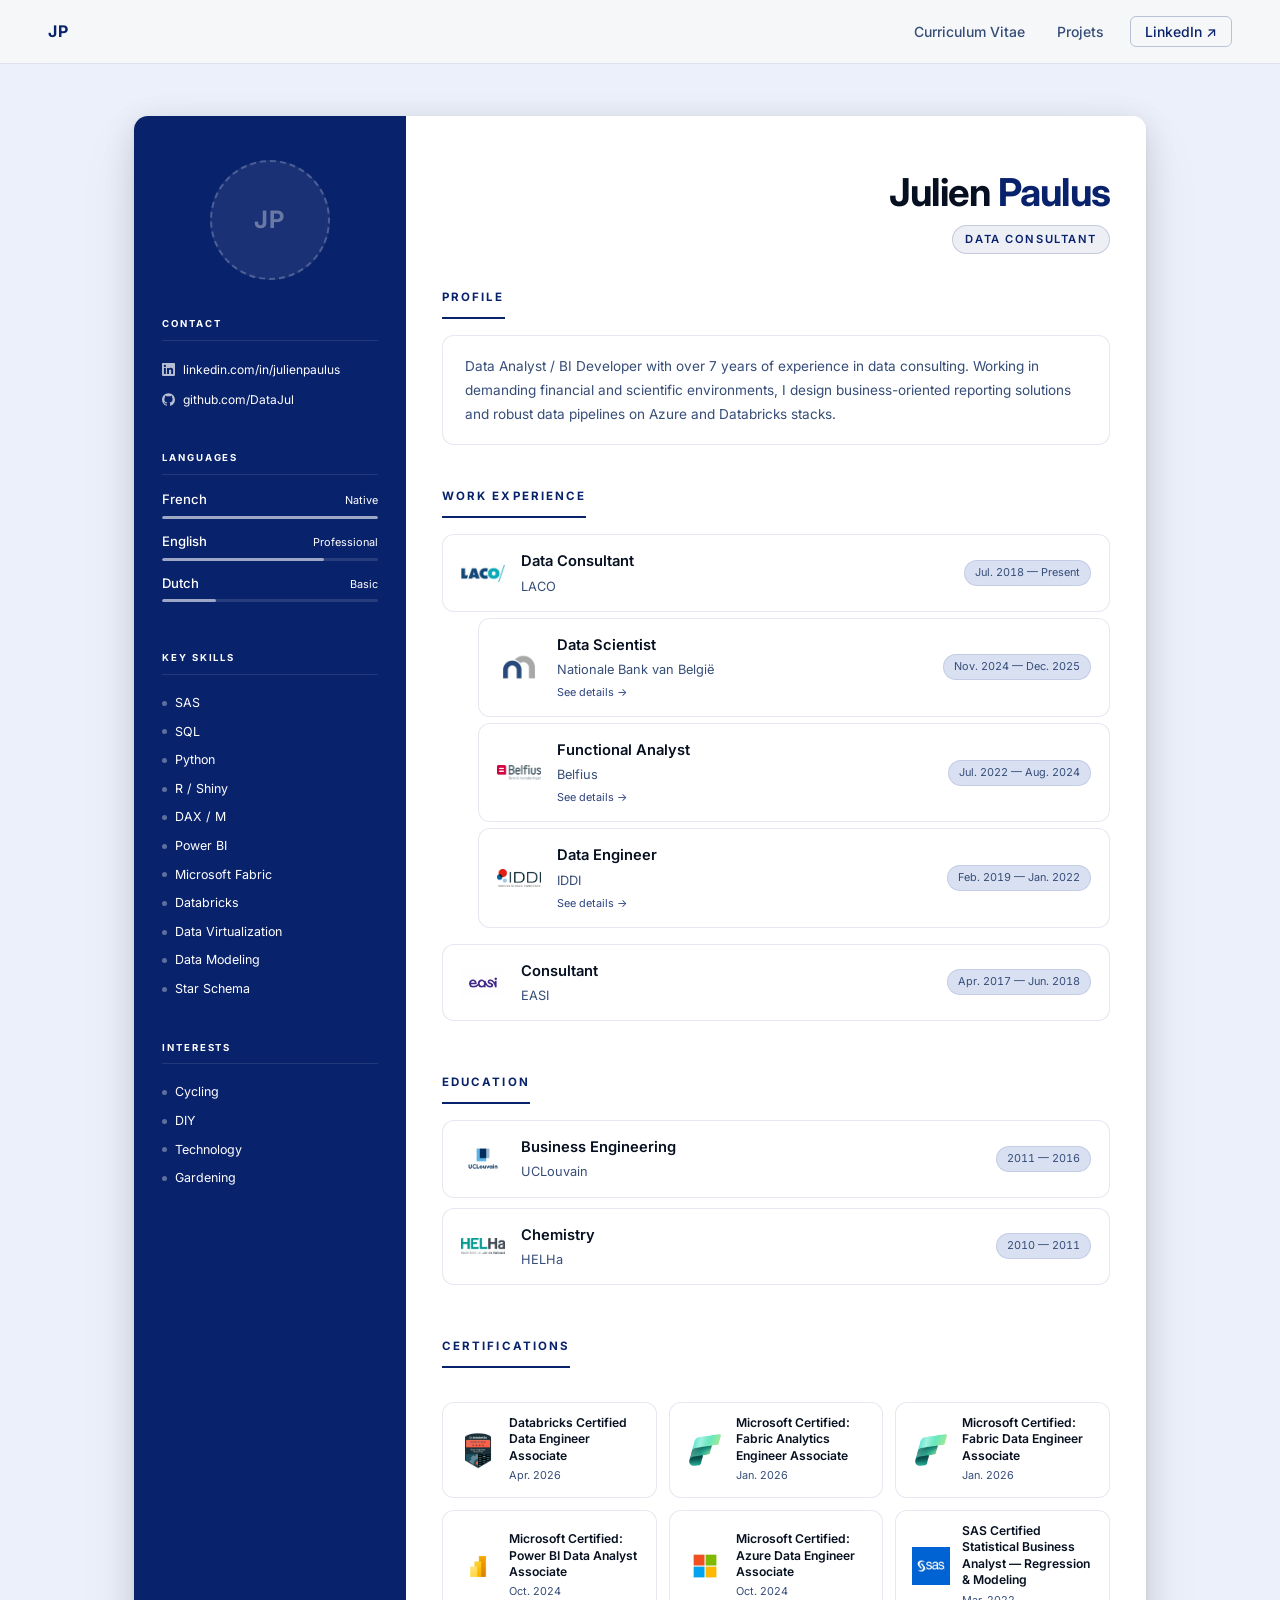
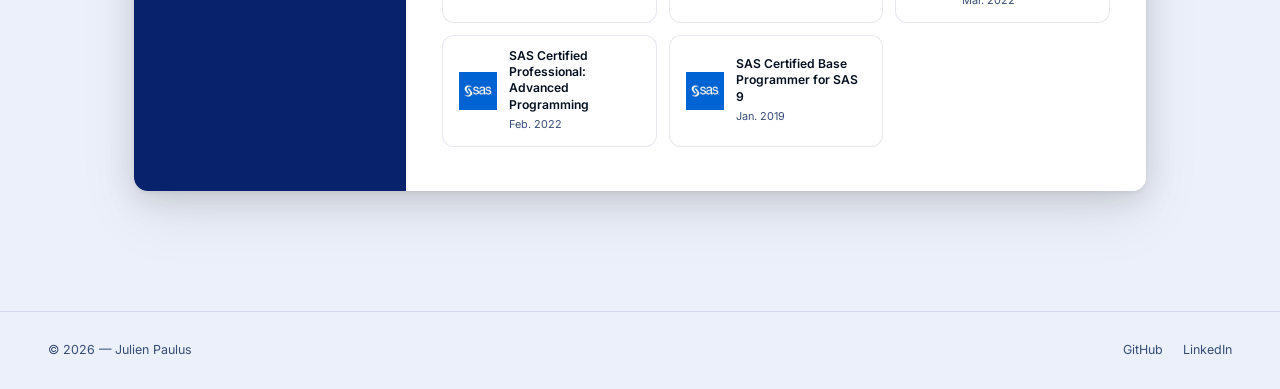
<file: index.html>
<!DOCTYPE html>
<html lang="en">
<head>
    <meta charset="UTF-8" />
    <meta name="viewport" content="width=device-width, initial-scale=1.0">
    <title>Julien Paulus — Data Consultant</title>
    <link rel="preconnect" href="https://fonts.googleapis.com">
    <link rel="preconnect" href="https://fonts.gstatic.com" crossorigin>
    <link href="https://fonts.googleapis.com/css2?family=Inter:wght@300;400;500;600;700&display=swap" rel="stylesheet">
    <link rel="stylesheet" href="style.css">
</head>

<body>

    <div id="site-header"></div>
    <script src="load-header.js"></script>

    <!-- ===== CV ===== -->
    <div class="section-wrapper" id="cv">
      <div class="cv-paper">

        <!-- LEFT SIDEBAR -->
        <aside class="cv-left">

          <!-- Photo -->
          <div class="cv-photo-wrap">
            <div class="cv-photo-placeholder">
              <span>JP</span>
            </div>
          </div>

          <!-- Contact -->
          <div class="cv-left-section">
            <div class="cv-left-label">Contact</div>
            <a href="https://linkedin.com/in/julienpaulus" class="cv-contact-link" target="_blank" rel="noopener">
              <svg viewBox="0 0 24 24" width="13" height="13" fill="currentColor" aria-hidden="true"><path d="M20.447 20.452h-3.554v-5.569c0-1.328-.027-3.037-1.852-3.037-1.853 0-2.136 1.445-2.136 2.939v5.667H9.351V9h3.414v1.561h.046c.477-.9 1.637-1.85 3.37-1.85 3.601 0 4.267 2.37 4.267 5.455v6.286zM5.337 7.433c-1.144 0-2.063-.926-2.063-2.065 0-1.138.92-2.063 2.063-2.063 1.14 0 2.064.925 2.064 2.063 0 1.139-.925 2.065-2.064 2.065zm1.782 13.019H3.555V9h3.564v11.452zM22.225 0H1.771C.792 0 0 .774 0 1.729v20.542C0 23.227.792 24 1.771 24h20.451C23.2 24 24 23.227 24 22.271V1.729C24 .774 23.2 0 22.222 0h.003z"/></svg>
              linkedin.com/in/julienpaulus
            </a>
            <a href="https://github.com/DataJul" class="cv-contact-link" target="_blank" rel="noopener">
              <svg viewBox="0 0 24 24" width="13" height="13" fill="currentColor" aria-hidden="true"><path d="M12 .297c-6.63 0-12 5.373-12 12 0 5.303 3.438 9.8 8.205 11.385.6.113.82-.258.82-.577 0-.285-.01-1.04-.015-2.04-3.338.724-4.042-1.61-4.042-1.61C4.422 18.07 3.633 17.7 3.633 17.7c-1.087-.744.084-.729.084-.729 1.205.084 1.838 1.236 1.838 1.236 1.07 1.835 2.809 1.305 3.495.998.108-.776.417-1.305.76-1.605-2.665-.3-5.466-1.332-5.466-5.93 0-1.31.465-2.38 1.235-3.22-.135-.303-.54-1.523.105-3.176 0 0 1.005-.322 3.3 1.23.96-.267 1.98-.399 3-.405 1.02.006 2.04.138 3 .405 2.28-1.552 3.285-1.23 3.285-1.23.645 1.653.24 2.873.12 3.176.765.84 1.23 1.91 1.23 3.22 0 4.61-2.805 5.625-5.475 5.92.42.36.81 1.096.81 2.22 0 1.606-.015 2.896-.015 3.286 0 .315.21.69.825.57C20.565 22.092 24 17.592 24 12.297c0-6.627-5.373-12-12-12"/></svg>
              github.com/DataJul
            </a>
          </div>

          <!-- Languages -->
          <div class="cv-left-section">
            <div class="cv-left-label">Languages</div>
            <div class="cv-lang-item">
              <div class="cv-lang-header">
                <span class="cv-lang-name">French</span>
                <span class="cv-lang-level">Native</span>
              </div>
              <div class="cv-lang-bar"><div class="cv-lang-fill" style="width:100%"></div></div>
            </div>
            <div class="cv-lang-item">
              <div class="cv-lang-header">
                <span class="cv-lang-name">English</span>
                <span class="cv-lang-level">Professional</span>
              </div>
              <div class="cv-lang-bar"><div class="cv-lang-fill" style="width:75%"></div></div>
            </div>
            <div class="cv-lang-item">
              <div class="cv-lang-header">
                <span class="cv-lang-name">Dutch</span>
                <span class="cv-lang-level">Basic</span>
              </div>
              <div class="cv-lang-bar"><div class="cv-lang-fill" style="width:25%"></div></div>
            </div>
          </div>

          <!-- Skills -->
          <div class="cv-left-section">
            <div class="cv-left-label">Key Skills</div>
            <ul class="cv-bullet-list">
              <li>SAS</li>
              <li>SQL</li>
              <li>Python</li>
              <li>R / Shiny</li>
              <li>DAX / M</li>
              <li>Power BI</li>
              <li>Microsoft Fabric</li>
              <li>Databricks</li>
              <li>Data Virtualization</li>
              <li>Data Modeling</li>
              <li>Star Schema</li>
            </ul>
          </div>

          <!-- Interests -->
          <div class="cv-left-section">
            <div class="cv-left-label">Interests</div>
            <ul class="cv-bullet-list">
              <li>Cycling</li>
              <li>DIY</li>
              <li>Technology</li>
              <li>Gardening</li>
            </ul>
          </div>

        </aside>

        <!-- RIGHT MAIN CONTENT -->
        <main class="cv-right">

          <!-- Hero intégré -->
          <div class="cv-right-hero">
            <h1>Julien <span>Paulus</span></h1>
            <span class="hero-tag">Data Consultant</span>
            <div class="cv-right-profil">
              <div class="timeline-block-title">Profile</div>
              <div class="summary-card">
                Data Analyst / BI Developer with over 7 years of experience in data consulting.
                Working in demanding financial and scientific environments, I design business-oriented
                reporting solutions and robust data pipelines on Azure and Databricks stacks.
              </div>
            </div>
          </div>

          <!-- Experience -->
          <div class="timeline-block">
            <div class="timeline-block-title">Work Experience</div>
            <div class="timeline">

              <!-- LACO -->
              <div class="tl-item">
                <div class="tl-header">
                  <img src="img/logo-laco.jpg" alt="LACO" class="tl-logo">
                  <div class="tl-info">
                    <div class="tl-role">Data Consultant</div>
                    <div class="tl-company">LACO</div>
                  </div>
                  <div class="tl-period">Jul. 2018 — Present</div>
                </div>

                <!-- NBB -->
                <div class="tl-item tl-item-sub" data-expandable>
                  <div class="tl-header">
                    <img src="img/logo-nbb.jpg" alt="NBB" class="tl-logo">
                    <div class="tl-info">
                      <div class="tl-role">Data Scientist</div>
                      <div class="tl-company">Nationale Bank van België</div>
                      <div class="tl-hint">See details →</div>
                    </div>
                    <div class="tl-period">Nov. 2024 — Dec. 2025</div>
                  </div>
                  <div class="cv-summary">
                    <span class="close-summary">×</span>
                    <p><strong>Mission</strong>
                      Analyse business processes and translate them into R or Power BI applications.
                      R solutions were deployed via a scheduler or as interactive Shiny applications.
                      Power BI reports were distributed via Power BI Service across the entire organisation.
                      Development of Python POCs as part of a cloud migration initiative.
                    </p>
                    <p><strong>Responsibilities</strong></p>
                    <ul>
                      <li>Understanding user needs and business processes.</li>
                      <li>Translating requirements into R or Power BI applications.</li>
                      <li>Collaborating with account managers to identify their requirements.</li>
                      <li>Application testing and solution deployment.</li>
                      <li>Aligning with strategic objectives and data governance.</li>
                      <li>Creating documentation.</li>
                    </ul>
                  </div>
                </div>

                <!-- Belfius -->
                <div class="tl-item tl-item-sub" data-expandable>
                  <div class="tl-header">
                    <img src="img/logo-belfius.png" alt="Belfius" class="tl-logo">
                    <div class="tl-info">
                      <div class="tl-role">Functional Analyst</div>
                      <div class="tl-company">Belfius</div>
                      <div class="tl-hint">See details →</div>
                    </div>
                    <div class="tl-period">Jul. 2022 — Aug. 2024</div>
                  </div>
                  <div class="cv-summary">
                    <span class="close-summary">×</span>
                    <p><strong>Mission</strong>
                      As a Functional Data Analyst, translating business needs into functional specifications
                      for developers (SAS EG as the reference system). Development of TDV views and APIs on OLAP/OLTP servers.
                    </p>
                    <p><strong>Responsibilities</strong></p>
                    <ul>
                      <li>Understanding user needs and business processes.</li>
                      <li>Writing functional specifications for developers (SAS EG / SAS DI).</li>
                      <li>Close collaboration with technical teams.</li>
                      <li>Functional testing and acceptance.</li>
                      <li>Creation, maintenance and management of API/TDV view access.</li>
                      <li>Promotion of TDV solutions to higher environments.</li>
                    </ul>
                  </div>
                </div>

                <!-- IDDI -->
                <div class="tl-item tl-item-sub" data-expandable>
                  <div class="tl-header">
                    <img src="img/logo-iddi.png" alt="IDDI" class="tl-logo">
                    <div class="tl-info">
                      <div class="tl-role">Data Engineer</div>
                      <div class="tl-company">IDDI</div>
                      <div class="tl-hint">See details →</div>
                    </div>
                    <div class="tl-period">Feb. 2019 — Jan. 2022</div>
                  </div>
                  <div class="cv-summary">
                    <span class="close-summary">×</span>
                    <p><strong>Mission</strong>
                      Delivery of validated, FDA-compliant clinical trial data in a biostatistics and
                      Clinical Data Management (CDM) context using SAS.
                    </p>
                    <p><strong>Responsibilities</strong></p>
                    <ul>
                      <li>Design, optimisation and maintenance of advanced SAS macros.</li>
                      <li>Development of SAS programs for SDTM datasets (CDISC).</li>
                      <li>Cleaning, coding and reconciliation of clinical data.</li>
                      <li>Standardisation and validation of SAS programs per regulatory requirements.</li>
                    </ul>
                  </div>
                </div>
              </div>

              <!-- EASI -->
              <div class="tl-item">
                <div class="tl-header">
                  <img src="img/logo-easi.png" alt="EASI" class="tl-logo">
                  <div class="tl-info">
                    <div class="tl-role">Consultant</div>
                    <div class="tl-company">EASI</div>
                  </div>
                  <div class="tl-period">Apr. 2017 — Jun. 2018</div>
                </div>
              </div>

            </div>
          </div>

          <!-- Education -->
          <div class="timeline-block">
            <div class="timeline-block-title">Education</div>
            <div class="timeline">

              <div class="tl-item">
                <div class="tl-header">
                  <img src="img/logo-ucl.png" alt="UCL" class="tl-logo">
                  <div class="tl-info">
                    <div class="tl-role">Business Engineering</div>
                    <div class="tl-company">UCLouvain</div>
                  </div>
                  <div class="tl-period">2011 — 2016</div>
                </div>
              </div>

              <div class="tl-item">
                <div class="tl-header">
                  <img src="img/logo-helha.jpg" alt="HELHa" class="tl-logo">
                  <div class="tl-info">
                    <div class="tl-role">Chemistry</div>
                    <div class="tl-company">HELHa</div>
                  </div>
                  <div class="tl-period">2010 — 2011</div>
                </div>
              </div>

            </div>
          </div>

          <!-- Certifications -->
          <div>
            <div class="timeline-block-title">Certifications</div>
            <div class="cert-grid" style="margin-top: 18px;">

              <div class="cert-card">
                <img src="img/logo-databricks-associate.png" alt="Databricks" class="cert-logo">
                <div>
                  <div class="cert-name">Databricks Certified Data Engineer Associate</div>
                  <div class="cert-date">Apr. 2026</div>
                </div>
              </div>

              <div class="cert-card">
                <img src="img/logo-fabric.png" alt="Microsoft" class="cert-logo">
                <div>
                  <div class="cert-name">Microsoft Certified: Fabric Analytics Engineer Associate</div>
                  <div class="cert-date">Jan. 2026</div>
                </div>
              </div>

              <div class="cert-card">
                <img src="img/logo-fabric.png" alt="Microsoft" class="cert-logo">
                <div>
                  <div class="cert-name">Microsoft Certified: Fabric Data Engineer Associate</div>
                  <div class="cert-date">Jan. 2026</div>
                </div>
              </div>

              <div class="cert-card">
                <img src="img/logo-powerbi.png" alt="Microsoft" class="cert-logo">
                <div>
                  <div class="cert-name">Microsoft Certified: Power BI Data Analyst Associate</div>
                  <div class="cert-date">Oct. 2024</div>
                </div>
              </div>

              <div class="cert-card">
                <img src="img/logo-microsoft.jpg" alt="Microsoft" class="cert-logo">
                <div>
                  <div class="cert-name">Microsoft Certified: Azure Data Engineer Associate</div>
                  <div class="cert-date">Oct. 2024</div>
                </div>
              </div>

              <div class="cert-card">
                <img src="img/logo-sas.jpg" alt="SAS" class="cert-logo">
                <div>
                  <div class="cert-name">SAS Certified Statistical Business Analyst — Regression &amp; Modeling</div>
                  <div class="cert-date">Mar. 2022</div>
                </div>
              </div>

              <div class="cert-card">
                <img src="img/logo-sas.jpg" alt="SAS" class="cert-logo">
                <div>
                  <div class="cert-name">SAS Certified Professional: Advanced Programming</div>
                  <div class="cert-date">Feb. 2022</div>
                </div>
              </div>

              <div class="cert-card">
                <img src="img/logo-sas.jpg" alt="SAS" class="cert-logo">
                <div>
                  <div class="cert-name">SAS Certified Base Programmer for SAS 9</div>
                  <div class="cert-date">Jan. 2019</div>
                </div>
              </div>

            </div>
          </div>

        </main>

      </div>
    </div>

    <!-- ===== FOOTER ===== -->
    <div id="site-footer"></div>

<script>
document.querySelectorAll('[data-expandable]').forEach(item => {
    item.addEventListener('click', function(e) {
        if (e.target.classList.contains('close-summary')) return;

        const summary = this.querySelector('.cv-summary');
        const isOpen = summary.style.display === 'block';

        document.querySelectorAll('.cv-summary').forEach(s => s.style.display = 'none');

        if (!isOpen) summary.style.display = 'block';
    });
});

document.querySelectorAll('.close-summary').forEach(btn => {
    btn.addEventListener('click', function(e) {
        e.stopPropagation();
        this.parentElement.style.display = 'none';
    });
});
</script>

</body>
</html>
</file>
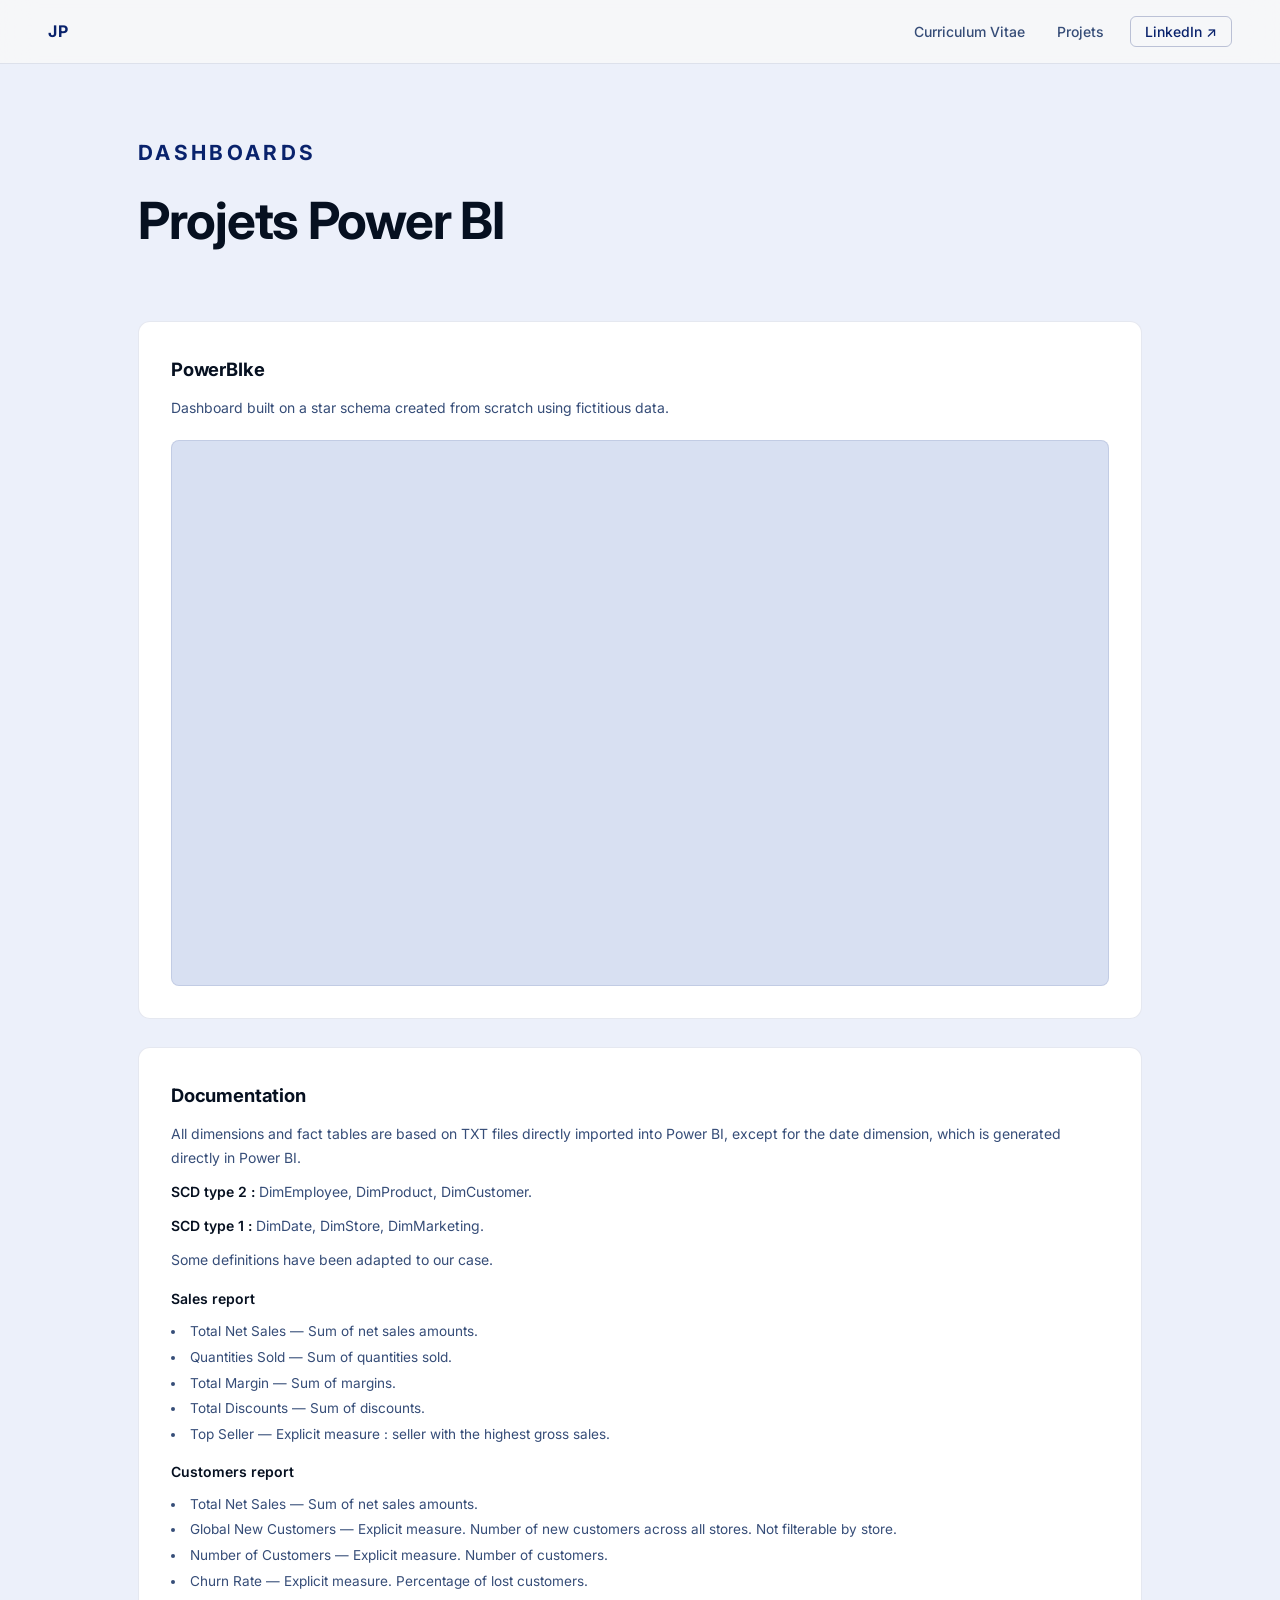
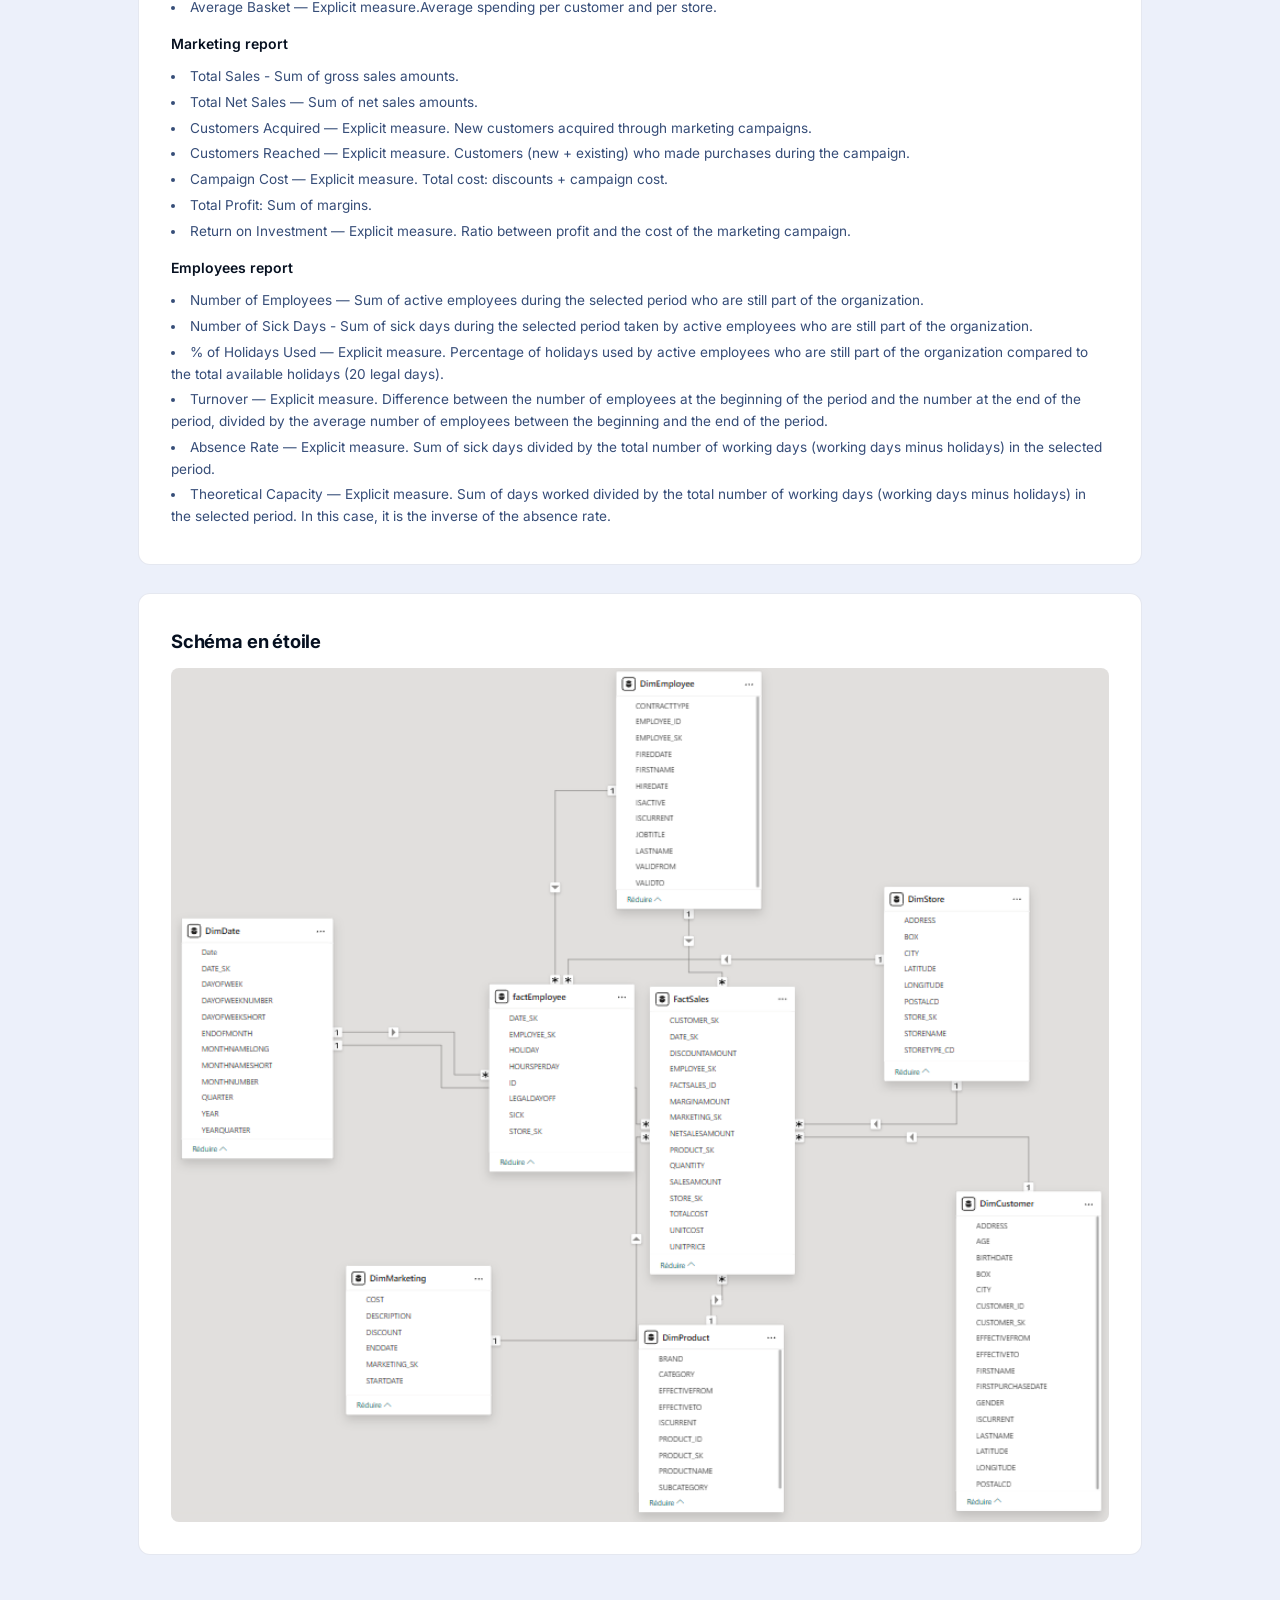
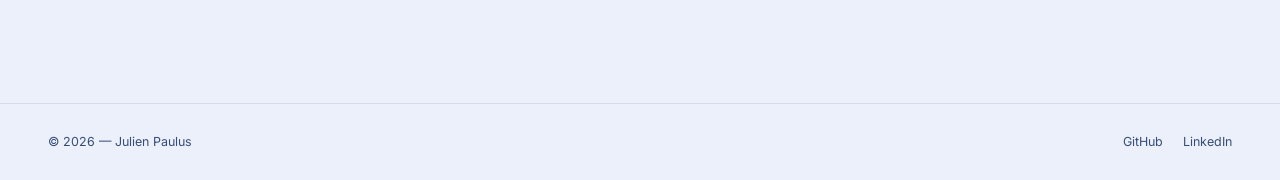
<file: projects.html>
<!DOCTYPE html>
<html lang="fr">
<head>
    <meta charset="UTF-8" />
    <meta name="viewport" content="width=device-width, initial-scale=1.0">
    <title>Projets Power BI — Julien Paulus</title>
    <link rel="preconnect" href="https://fonts.googleapis.com">
    <link rel="preconnect" href="https://fonts.gstatic.com" crossorigin>
    <link href="https://fonts.googleapis.com/css2?family=Inter:wght@300;400;500;600;700&display=swap" rel="stylesheet">
    <link rel="stylesheet" href="style.css">
</head>

<body>

    <div id="site-header"></div>
    <script src="load-header.js"></script>

    <!-- ===== PAGE HERO ===== -->
    <div class="page-hero">
        <div class="section-label">Dashboards</div>
        <h1>Projets Power BI</h1>
    </div>

    <!-- ===== PROJECTS ===== -->
    <div class="projects-wrapper">

        <!-- Dashboard -->
        <div class="card">
            <h3>PowerBIke</h3>
            <p>Dashboard built on a star schema created from scratch using fictitious data.</p>
            <div class="iframe-container">
                <iframe title="vélo" width="600" height="373.5"
                    src="https://app.powerbi.com/view?r=eyJrIjoiYjEzMTY5MDItOGYwZi00NGZjLTgwYjgtYWE0MmU3NWJhMTgxIiwidCI6IjAyNGMyZDNlLWE1ZTAtNDc2MS1iOGMwLTE3YjExNDIyMDYwYiIsImMiOjh9&pageName=475485e7352157facb96"
                    frameborder="0" allowFullScreen="true">
                </iframe>
            </div>
        </div>

        <!-- README -->
        <div class="card">
            <h3>Documentation</h3>
            <p>
                All dimensions and fact tables are based on TXT files directly imported into Power BI, except for the date dimension, which is generated directly in Power BI.
            </p>
            <p><strong>SCD type 2 :</strong> DimEmployee, DimProduct, DimCustomer.</p>
            <p><strong>SCD type 1 :</strong> DimDate, DimStore, DimMarketing.</p>
            <p>Some definitions have been adapted to our case.</p>

            <p style="margin-top: 16px;"><strong>Sales report</strong></p>
            <ul>
                <li>Total Net Sales — Sum of net sales amounts.</li>
                <li>Quantities Sold — Sum of quantities sold.</li>
                <li>Total Margin — Sum of margins.</li>
                <li>Total Discounts — Sum of discounts.</li>
                <li>Top Seller — Explicit measure : seller with the highest gross sales.</li>
            </ul>

            <p style="margin-top: 14px;"><strong>Customers report</strong></p>
            <ul>
                <li>Total Net Sales — Sum of net sales amounts.</li>
                <li>Global New Customers — Explicit measure. Number of new customers across all stores. Not filterable by store.</li>
                <li>Number of Customers — Explicit measure. Number of customers.</li>
                <li>Churn Rate — Explicit measure. Percentage of lost customers.</li>
                <li>Average Basket — Explicit measure.Average spending per customer and per store.</li>
            </ul>

            <p style="margin-top: 14px;"><strong>Marketing report</strong></p>
            <ul>
                <li>Total Sales - Sum of gross sales amounts.</li>
                <li>Total Net Sales — Sum of net sales amounts.</li>
                <li>Customers Acquired — Explicit measure. New customers acquired through marketing campaigns.</li>
                <li>Customers Reached — Explicit measure. Customers (new + existing) who made purchases during the campaign.</li>
                <li>Campaign Cost — Explicit measure. Total cost: discounts + campaign cost.</li>
                <li>Total Profit: Sum of margins.</li>
                <li>Return on Investment — Explicit measure. Ratio between profit and the cost of the marketing campaign.</li>
            </ul>

            <p style="margin-top: 14px;"><strong>Employees report</strong></p>
            <ul>
                <li>Number of Employees — Sum of active employees during the selected period who are still part of the organization.</li>
                <li>Number of Sick Days - Sum of sick days during the selected period taken by active employees who are still part of the organization.</li>
                <li>% of Holidays Used — Explicit measure. Percentage of holidays used by active employees who are still part of the organization compared to the total available holidays (20 legal days).</li>
                <li>Turnover — Explicit measure. Difference between the number of employees at the beginning of the period and the number at the end of the period, divided by the average number of employees between the beginning and the end of the period.</li>
                <li>Absence Rate — Explicit measure. Sum of sick days divided by the total number of working days (working days minus holidays) in the selected period.</li>
                <li>Theoretical Capacity — Explicit measure. Sum of days worked divided by the total number of working days (working days minus holidays) in the selected period. In this case, it is the inverse of the absence rate.</li>
            </ul>
        </div>

        <!-- Star Schema -->
        <div class="card">
            <h3>Schéma en étoile</h3>
            <img src="img/starschema.PNG" alt="Star Schema" class="cv-starschema">
        </div>

    </div>

    <!-- ===== FOOTER ===== -->
    <div id="site-footer"></div>

</body>
</html>
</file>
<file: style.css>
@import url('https://fonts.googleapis.com/css2?family=Inter:wght@300;400;500;600;700&display=swap');

:root {
  --bg:         #ecf0fa;
  --surface:    #ffffff;
  --surface-2:  #d8e0f2;
  --border:     rgba(9,34,108,0.1);
  --text:       #061020;
  --text-muted: #364d78;
  --accent:     #09226C;
  --accent-2:   #071a55;
  --radius:     12px;
  --nav-h:      64px;
}

*, *::before, *::after {
  margin: 0;
  padding: 0;
  box-sizing: border-box;
}

html {
  scroll-behavior: smooth;
}

body {
  background: var(--bg);
  color: var(--text);
  font-family: 'Inter', -apple-system, BlinkMacSystemFont, sans-serif;
  line-height: 1.65;
  -webkit-font-smoothing: antialiased;
}

/* ===== NAV ===== */
.site-nav {
  position: sticky;
  top: 0;
  z-index: 100;
  height: var(--nav-h);
  display: flex;
  align-items: center;
  justify-content: space-between;
  padding: 0 48px;
  background: rgba(247, 247, 249, 0.88);
  backdrop-filter: blur(16px);
  -webkit-backdrop-filter: blur(16px);
  border-bottom: 1px solid var(--border);
}

.nav-brand {
  font-size: 1rem;
  font-weight: 700;
  letter-spacing: 0.06em;
  color: var(--accent);
  text-decoration: none;
}

.nav-links {
  display: flex;
  align-items: center;
  gap: 4px;
  list-style: none;
}

.nav-links a {
  color: var(--text-muted);
  text-decoration: none;
  font-size: 0.875rem;
  font-weight: 500;
  padding: 6px 14px;
  border-radius: 6px;
  transition: color 0.2s, background 0.2s;
}

.nav-links a:hover {
  color: var(--text);
  background: var(--surface-2);
}

.nav-links .nav-cta {
  color: var(--accent);
  border: 1px solid rgba(9, 34, 108, 0.25);
  margin-left: 8px;
}

.nav-links .nav-cta:hover {
  background: rgba(9, 34, 108, 0.08);
  color: var(--accent);
}

/* ===== HERO TAG / CTA (réutilisés dans cv-right-hero) ===== */
.hero-tag {
  display: inline-block;
  font-size: 0.7rem;
  font-weight: 600;
  letter-spacing: 0.14em;
  text-transform: uppercase;
  color: var(--accent);
  background: rgba(9, 34, 108, 0.07);
  border: 1px solid rgba(9, 34, 108, 0.18);
  padding: 4px 12px;
  border-radius: 20px;
}

.hero-page h1 {
  font-size: clamp(3.2rem, 9vw, 6.5rem);
  font-weight: 700;
  line-height: 1.0;
  letter-spacing: -0.03em;
  color: var(--text);
  margin-bottom: 28px;
}

.hero-page h1 span {
  color: var(--accent);
}

.hero-subtitle {
  font-size: 1.05rem;
  color: var(--text-muted);
  max-width: 520px;
  margin-bottom: 44px;
  line-height: 1.75;
  font-weight: 400;
}

.hero-cta {
  display: flex;
  gap: 12px;
  flex-wrap: wrap;
}

.btn-primary {
  display: inline-flex;
  align-items: center;
  gap: 8px;
  background: var(--accent-2);
  color: white;
  padding: 12px 24px;
  border-radius: 8px;
  font-size: 0.875rem;
  font-weight: 600;
  text-decoration: none;
  transition: background 0.2s, transform 0.15s;
}

.btn-primary:hover {
  background: var(--accent);
  transform: translateY(-1px);
}

.btn-ghost {
  display: inline-flex;
  align-items: center;
  gap: 8px;
  background: transparent;
  color: var(--text-muted);
  padding: 12px 24px;
  border-radius: 8px;
  border: 1px solid var(--border);
  font-size: 0.875rem;
  font-weight: 500;
  text-decoration: none;
  transition: color 0.2s, border-color 0.2s;
}

.btn-ghost:hover {
  color: var(--text);
  border-color: rgba(255,255,255,0.18);
}

/* ===== SECTION WRAPPER ===== */
.section-wrapper {
  max-width: 1060px;
  margin: 0 auto;
  padding: 52px 24px 80px;
}

/* ===== CV PAPER LAYOUT ===== */
.cv-paper {
  display: grid;
  grid-template-columns: 272px 1fr;
  background: var(--surface);
  border-radius: 14px;
  box-shadow:
    0 2px 4px rgba(0,0,0,0.06),
    0 8px 32px rgba(0,0,0,0.12),
    0 24px 64px rgba(0,0,0,0.07);
  overflow: hidden;
}

/* Photo placeholder */
.cv-photo-wrap {
  display: flex;
  justify-content: center;
  margin-bottom: 36px;
}

.cv-photo-placeholder {
  width: 120px;
  height: 120px;
  border-radius: 50%;
  background: rgba(255,255,255,0.07);
  border: 2px dashed rgba(255,255,255,0.22);
  display: flex;
  align-items: center;
  justify-content: center;
  font-size: 1.5rem;
  font-weight: 700;
  color: rgba(255,255,255,0.35);
  letter-spacing: 0.05em;
  overflow: hidden;
  flex-shrink: 0;
}

.cv-photo-placeholder img {
  width: 100%;
  height: 100%;
  object-fit: cover;
}

/* Sidebar */
.cv-left {
  background: #09226C;
  padding: 44px 28px;
  display: flex;
  flex-direction: column;
  color: #ffffff;
}

.cv-left-section {
  margin-bottom: 36px;
}

.cv-left-label {
  font-size: 0.6rem;
  font-weight: 700;
  letter-spacing: 0.2em;
  text-transform: uppercase;
  color: #ffffff;
  margin-bottom: 14px;
  padding-bottom: 8px;
  border-bottom: 1px solid rgba(255,255,255,0.1);
}

/* Profil summary */
.cv-left-summary {
  font-size: 0.8rem;
  color: #ffffff;
  line-height: 1.75;
}

/* Contact links */
.cv-contact-link {
  display: flex;
  align-items: center;
  gap: 8px;
  font-size: 0.75rem;
  color: #ffffff;
  text-decoration: none;
  padding: 5px 0;
  transition: color 0.2s;
  word-break: break-all;
}

.cv-contact-link:hover {
  color: rgba(255,255,255,0.95);
}

.cv-contact-link svg {
  flex-shrink: 0;
  opacity: 0.7;
}

/* Bullet list (compétences & intérêts) */
.cv-bullet-list {
  list-style: none;
  padding: 0;
  margin: 0;
}

.cv-bullet-list li {
  font-size: 0.78rem;
  color: #ffffff;
  padding: 4px 0;
  display: flex;
  align-items: center;
  gap: 8px;
}

.cv-bullet-list li::before {
  content: '';
  display: inline-block;
  width: 5px;
  height: 5px;
  border-radius: 50%;
  background: rgba(255,255,255,0.35);
  flex-shrink: 0;
}

/* Language bars */
.cv-lang-item {
  margin-bottom: 12px;
}

.cv-lang-header {
  display: flex;
  justify-content: space-between;
  align-items: baseline;
  margin-bottom: 5px;
}

.cv-lang-name {
  font-size: 0.82rem;
  color: #ffffff;
  font-weight: 500;
}

.cv-lang-level {
  font-size: 0.68rem;
  color: #ffffff;
}

.cv-lang-bar {
  height: 3px;
  background: rgba(255,255,255,0.12);
  border-radius: 2px;
  overflow: hidden;
}

.cv-lang-fill {
  height: 100%;
  background: rgba(255,255,255,0.55);
  border-radius: 2px;
}

/* Hero intégré dans la colonne droite */
.cv-right-hero {
  padding-bottom: 36px;
  text-align: right;
}

.cv-right-hero h1 {
  font-size: clamp(1.8rem, 3vw, 2.5rem);
  font-weight: 700;
  line-height: 1.05;
  letter-spacing: -0.02em;
  color: var(--text);
  margin-top: 12px;
  margin-bottom: 12px;
}

.cv-right-hero h1 span {
  color: var(--accent);
}

.cv-right-hero .hero-subtitle {
  font-size: 0.9rem;
  margin-bottom: 24px;
}

.cv-right-hero .hero-cta {
  gap: 10px;
}

.cv-right-profil {
  text-align: left;
  margin-top: 28px;
}

/* Right column */
.cv-right {
  background: var(--surface);
  padding: 44px 36px;
  min-width: 0;
}

.section-label {
  font-size: 1.3rem;
  font-weight: 700;
  letter-spacing: 0.16em;
  text-transform: uppercase;
  color: var(--accent);
  margin-bottom: 8px;
}

.section-title {
  font-size: clamp(1.5rem, 4vw, 2.2rem);
  font-weight: 700;
  letter-spacing: -0.02em;
  color: var(--text);
  margin-bottom: 48px;
}

/* ===== SUMMARY CARD ===== */
.summary-card {
  background: var(--surface);
  border: 1px solid var(--border);
  border-radius: var(--radius);
  padding: 18px 22px;
  font-size: 0.85rem;
  color: var(--text-muted);
  line-height: 1.78;
}

/* ===== SKILLS ===== */
.skills-wrap {
  margin-bottom: 64px;
}

.skills-grid {
  display: flex;
  flex-wrap: wrap;
  gap: 8px;
  margin-top: 14px;
}

.skill-pill {
  font-size: 0.78rem;
  font-weight: 500;
  color: var(--text-muted);
  background: var(--surface);
  border: 1px solid var(--border);
  padding: 5px 14px;
  border-radius: 20px;
  transition: border-color 0.2s, color 0.2s;
  cursor: default;
}

.skill-pill:hover {
  border-color: rgba(79, 70, 229, 0.4);
  color: var(--accent);
}

/* ===== TIMELINE ===== */
.timeline-block {
  margin-bottom: 36px;
}

.timeline-block-title {
  font-size: 0.72rem;
  font-weight: 700;
  letter-spacing: 0.18em;
  text-transform: uppercase;
  color: var(--accent);
  padding-bottom: 10px;
  margin-bottom: 16px;
  border-bottom: 2px solid var(--accent);
  display: inline-block;
}

.timeline {
  display: flex;
  flex-direction: column;
  gap: 0;
}

.tl-item {
  margin-bottom: 10px;
}

.tl-item-sub {
  margin-left: 36px;
  margin-top: 6px;
  margin-bottom: 6px;
  cursor: pointer;
}

.tl-item-sub:hover .tl-role {
  color: var(--accent);
}

.tl-header {
  background: var(--surface);
  border: 1px solid var(--border);
  border-radius: var(--radius);
  padding: 14px 18px;
  display: flex;
  align-items: center;
  gap: 16px;
  transition: border-color 0.25s;
}

.tl-header:hover {
  border-color: rgba(9, 34, 108, 0.3);
}

.tl-logo {
  width: 44px;
  height: 44px;
  object-fit: contain;
  flex-shrink: 0;
}

.tl-info {
  flex: 1;
}

.tl-role {
  font-size: 0.92rem;
  font-weight: 600;
  color: var(--text);
  transition: color 0.2s;
}

.tl-company {
  font-size: 0.8rem;
  color: var(--text-muted);
  margin-top: 2px;
}

.tl-period {
  font-size: 0.68rem;
  color: var(--text-muted);
  background: var(--surface-2);
  border: 1px solid var(--border);
  padding: 3px 10px;
  border-radius: 20px;
  white-space: nowrap;
  font-variant-numeric: tabular-nums;
  flex-shrink: 0;
}

.tl-hint {
  font-size: 0.68rem;
  color: var(--accent);
  margin-top: 4px;
  opacity: 0.85;
}

/* Summary expand panel */
.cv-summary {
  display: none;
  margin-top: 6px;
  background: var(--surface);
  border: 1px solid var(--border);
  border-left: 3px solid var(--accent);
  border-radius: var(--radius);
  padding: 16px 20px;
  font-size: 0.82rem;
  color: var(--text-muted);
  line-height: 1.75;
  position: relative;
}

.cv-summary p + p {
  margin-top: 12px;
}

.cv-summary strong {
  color: var(--text);
  font-weight: 600;
  display: block;
  margin-bottom: 6px;
}

.cv-summary ul {
  padding-left: 16px;
  margin-top: 6px;
}

.cv-summary li {
  margin-bottom: 5px;
  list-style: disc;
}

.close-summary {
  position: absolute;
  top: 12px;
  right: 14px;
  font-size: 18px;
  line-height: 1;
  cursor: pointer;
  color: var(--text-muted);
  transition: color 0.2s;
}

.close-summary:hover {
  color: var(--text);
}

@keyframes fadeSlideIn {
  from { opacity: 0; transform: translateY(-6px); }
  to   { opacity: 1; transform: translateY(0); }
}

.cv-summary {
  animation: fadeSlideIn 0.22s ease;
}

/* ===== CERTIFICATIONS GRID ===== */
.cert-grid {
  display: grid;
  grid-template-columns: repeat(auto-fill, minmax(210px, 1fr));
  gap: 12px;
}

.cert-card {
  background: var(--surface);
  border: 1px solid var(--border);
  border-radius: var(--radius);
  padding: 12px 16px;
  display: flex;
  align-items: center;
  gap: 12px;
  transition: border-color 0.2s;
}

.cert-card:hover {
  border-color: rgba(9, 34, 108, 0.3);
}

.cert-logo {
  width: 38px;
  height: 38px;
  object-fit: contain;
  flex-shrink: 0;
}

.cert-name {
  font-size: 0.76rem;
  font-weight: 600;
  color: var(--text);
  line-height: 1.35;
}

.cert-date {
  font-size: 0.68rem;
  color: var(--text-muted);
  margin-top: 3px;
}

/* ===== PROJECTS PAGE ===== */
.page-hero {
  padding: 72px 48px 48px;
  max-width: 1100px;
  margin: 0 auto;
}

.page-hero h1 {
  font-size: clamp(2rem, 5vw, 3.2rem);
  font-weight: 700;
  letter-spacing: -0.025em;
  color: var(--text);
  margin-bottom: 10px;
}

.page-hero p {
  color: var(--text-muted);
  font-size: 0.95rem;
}

.projects-wrapper {
  max-width: 1100px;
  margin: 0 auto;
  padding: 0 48px 80px;
}

.card {
  background: var(--surface);
  border: 1px solid var(--border);
  border-radius: var(--radius);
  padding: 32px;
  margin-bottom: 28px;
  transition: border-color 0.25s;
}

.card:hover {
  border-color: rgba(79, 70, 229, 0.22);
}

.card h3 {
  font-size: 1.15rem;
  font-weight: 700;
  color: var(--text);
  margin-bottom: 12px;
  letter-spacing: -0.01em;
}

.card p {
  font-size: 0.875rem;
  color: var(--text-muted);
  margin-bottom: 10px;
  line-height: 1.7;
}

.card li {
  font-size: 0.85rem;
  color: var(--text-muted);
  list-style: disc;
  list-style-position: inside;
  margin-bottom: 4px;
  line-height: 1.6;
}

.card strong {
  color: var(--text);
  font-weight: 600;
}

.iframe-container {
  position: relative;
  width: 100%;
  padding-bottom: 58%;
  overflow: hidden;
  border-radius: 8px;
  margin-top: 20px;
  border: 1px solid var(--border);
  background: var(--surface-2);
}

.iframe-container iframe {
  position: absolute;
  top: 0; left: 0;
  width: 100%; height: 100%;
  border: none;
}

.cv-starschema {
  width: 100%;
  height: auto;
  border-radius: 8px;
  display: block;
  margin-top: 8px;
}

/* ===== FOOTER ===== */
footer {
  border-top: 1px solid var(--border);
  padding: 28px 48px;
  display: flex;
  align-items: center;
  justify-content: space-between;
  flex-wrap: wrap;
  gap: 12px;
  margin-top: 40px;
}

footer p {
  font-size: 0.78rem;
  color: var(--text-muted);
}

.footer-links {
  display: flex;
  gap: 20px;
}

.footer-links a {
  font-size: 0.78rem;
  color: var(--text-muted);
  text-decoration: none;
  transition: color 0.2s;
}

.footer-links a:hover {
  color: var(--accent);
}

/* ===== RESPONSIVE ===== */
@media (max-width: 768px) {
  .site-nav {
    padding: 0 20px;
  }

  .section-wrapper {
    padding: 40px 12px;
  }

  .cv-paper {
    grid-template-columns: 1fr;
    border-radius: 10px;
  }

  .cv-left {
    padding: 32px 24px;
  }

  .cv-right {
    padding: 32px 24px;
  }

  .page-hero {
    padding: 52px 20px 32px;
  }

  .projects-wrapper {
    padding: 0 20px 60px;
  }

  footer {
    padding: 24px 20px;
    flex-direction: column;
    align-items: flex-start;
  }

  .cert-grid {
    grid-template-columns: 1fr;
  }
}
</file>
